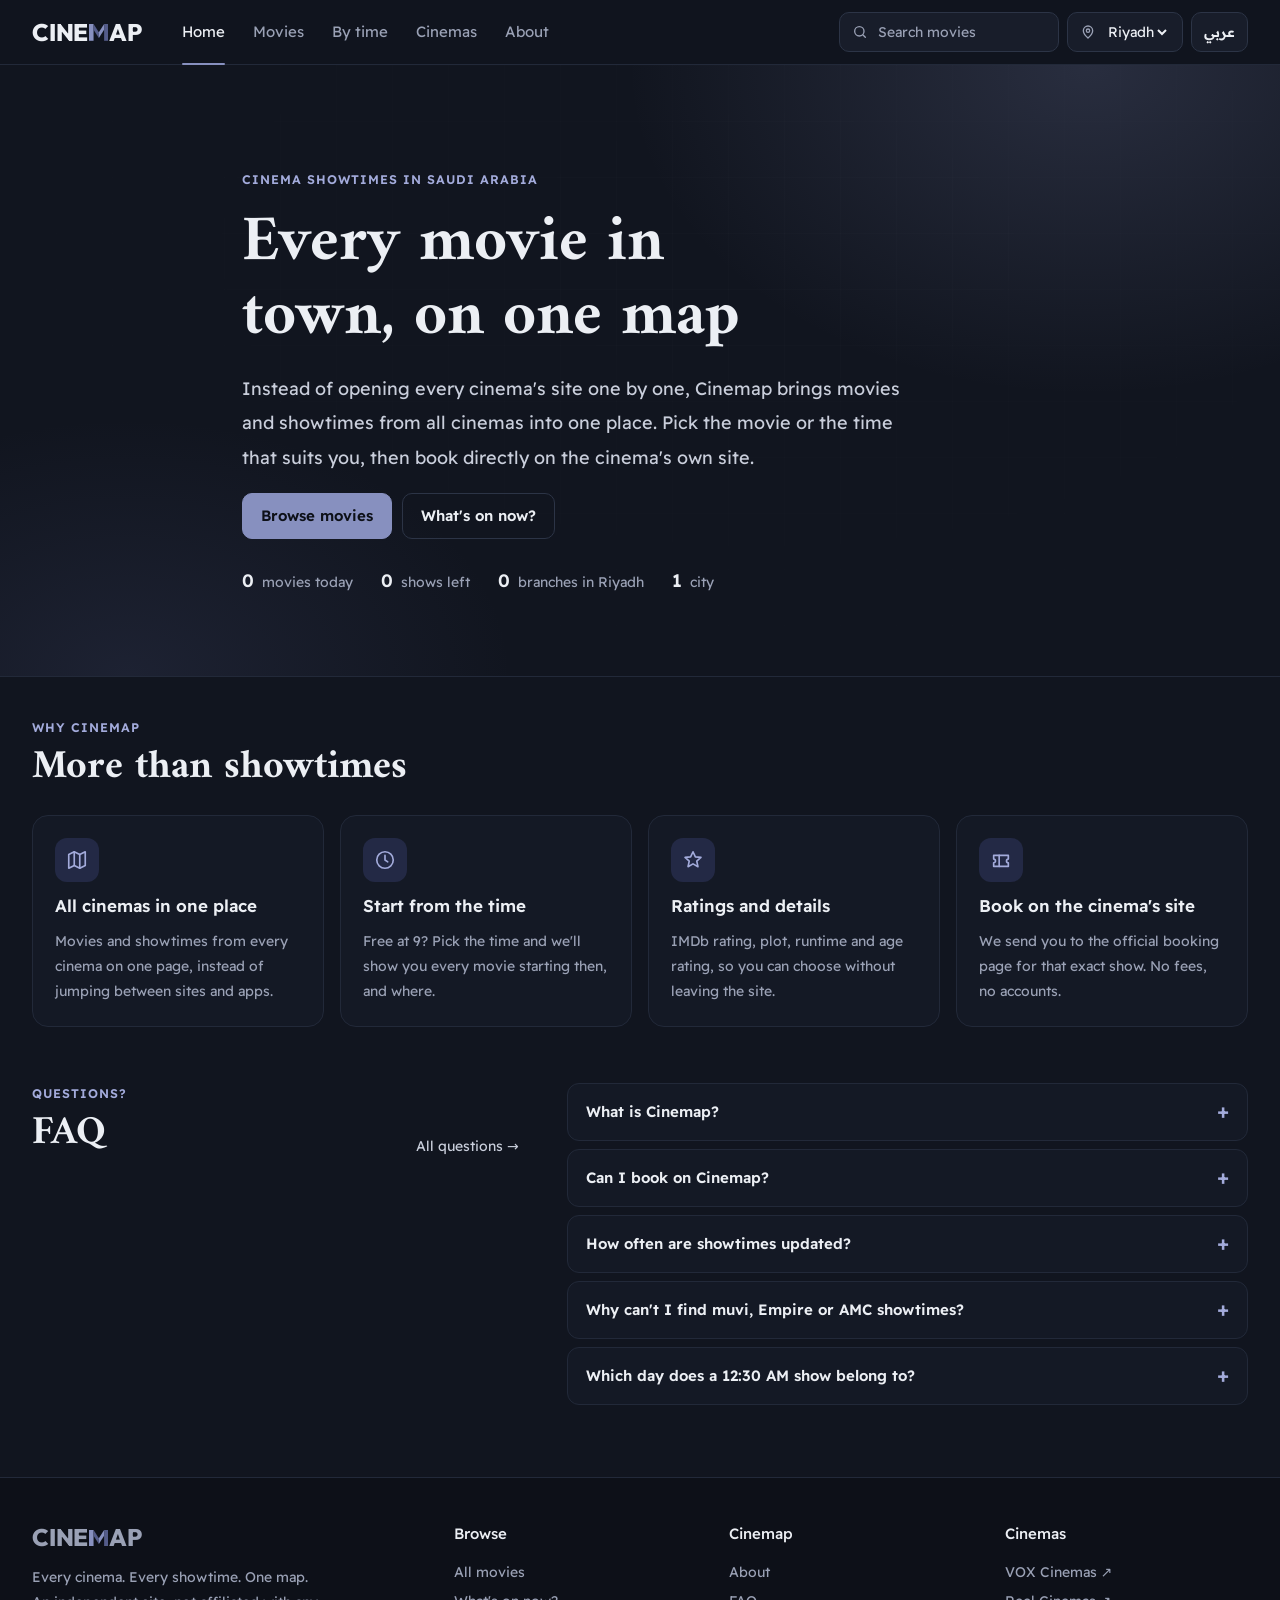
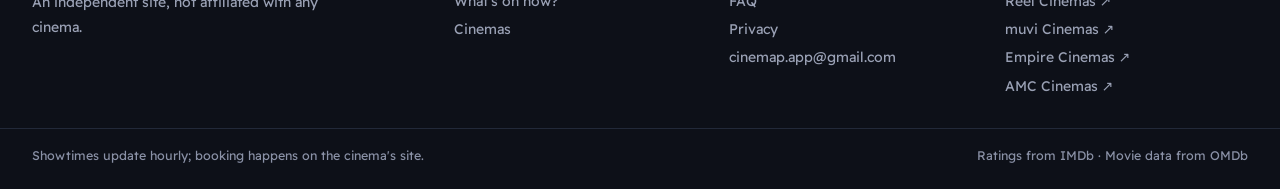
<file: site/index.html>
<!doctype html>
<html lang="ar" dir="rtl">
<head>
<meta charset="utf-8">
<meta name="viewport" content="width=device-width, initial-scale=1, viewport-fit=cover">
<title>Cinemap | مواعيد السينما في السعودية</title>
<meta name="description" content="كل أفلام السينما في السعودية ومواعيدها في مكان واحد. اختر الوقت اللي يناسبك واحجز من موقع الدار نفسها.">
<meta name="theme-color" content="#11151F">
<meta property="og:title" content="Cinemap · سينما ماب">
<meta property="og:description" content="كل الدور. كل المواعيد. خريطة وحدة.">
<link rel="icon" href="assets/favicon.svg" type="image/svg+xml">
<link rel="preconnect" href="https://fonts.googleapis.com">
<link rel="preconnect" href="https://fonts.gstatic.com" crossorigin>
<link rel="stylesheet" href="https://fonts.googleapis.com/css2?family=Amiri:wght@400;700&family=Outfit:wght@800&family=Readex+Pro:wght@400;500;600&family=Noto+Sans+Arabic:wght@400;500;600&display=swap">
<link rel="stylesheet" href="assets/style.css">
<script>try{var q=new URLSearchParams(location.search).get("lang"),s=localStorage.getItem("lang"),l=q||s||(/^ar/i.test(navigator.language||"ar")?"ar":"en");if(l==="en"){document.documentElement.lang="en";document.documentElement.dir="ltr"}}catch(e){}</script>
<!-- الإحصائيات: ضع سكربت Google Analytics أو Umami هنا (انظر README) -->
</head>
<body>
<a class="skip" href="#view" data-en="Skip to content">انتقل للمحتوى</a>
<header class="top">
  <div class="wrap top-in">
    <a class="logo" href="#/" aria-label="Cinemap، الرئيسية" data-en-aria="Cinemap home" dir="ltr">
      <span>CINE</span><svg viewBox="0 0 82 70" aria-hidden="true"><path d="M0 0H19V70H0Z" fill="#8790BF"/><path d="M19 0L41 34V58L19 24Z" fill="#545C8A"/><path d="M41 34L63 0V24L41 58Z" fill="#8790BF"/><path d="M63 0H82V70H63Z" fill="#545C8A"/></svg><span>AP</span>
    </a>
    <nav class="nav" aria-label="الأقسام" data-en-aria="Sections">
      <a href="#/" data-nav="home" data-en="Home">الرئيسية</a>
      <a href="#/movies" data-nav="movies" data-en="Movies">الأفلام</a>
      <a href="#/times" data-nav="times" data-en="By time">بالوقت</a>
      <a href="#/cinemas" data-nav="cinemas" data-en="Cinemas">السينمات</a>
      <a href="#/about" data-nav="about" data-en="About">عن Cinemap</a>
    </nav>
    <div class="top-tools">
      <form class="search" id="searchForm" role="search">
        <svg width="16" height="16" viewBox="0 0 24 24" fill="none" stroke="currentColor" stroke-width="2" stroke-linecap="round" aria-hidden="true"><circle cx="11" cy="11" r="7"/><path d="M20 20l-3.5-3.5"/></svg>
        <input id="q" type="search" placeholder="ابحث عن فلم" data-en-ph="Search movies" autocomplete="off" aria-label="ابحث عن فلم" data-en-aria="Search movies">
      </form>
      <label class="city" for="city">
        <svg width="16" height="16" viewBox="0 0 24 24" fill="none" stroke="currentColor" stroke-width="2" stroke-linecap="round" aria-hidden="true"><path d="M12 21s-7-6.2-7-11a7 7 0 0 1 14 0c0 4.8-7 11-7 11z"/><circle cx="12" cy="10" r="2.5"/></svg>
        <select id="city" aria-label="المدينة" data-en-aria="City"></select>
      </label>
      <button type="button" class="lang-btn" id="langBtn">EN</button>
    </div>
  </div>
</header>
<div class="sample-banner" id="sampleBanner" hidden data-en="Sample data. Real showtimes appear after the first automatic update.">بيانات تجريبية. المواعيد الحقيقية تظهر بعد أول تحديث تلقائي.</div>

<main id="view" tabindex="-1"><div class="wrap loading" data-en="Loading showtimes…">جاري تحميل المواعيد…</div></main>

<footer class="foot">
  <div class="wrap foot-grid">
    <div class="foot-brand">
      <a class="logo" href="#/" dir="ltr" aria-label="Cinemap"><span>CINE</span><svg viewBox="0 0 82 70" aria-hidden="true"><path d="M0 0H19V70H0Z" fill="#8790BF"/><path d="M19 0L41 34V58L19 24Z" fill="#545C8A"/><path d="M41 34L63 0V24L41 58Z" fill="#8790BF"/><path d="M63 0H82V70H63Z" fill="#545C8A"/></svg><span>AP</span></a>
      <p data-en="Every cinema. Every showtime. One map.<br>An independent site, not affiliated with any cinema.">كل الدور. كل المواعيد. خريطة وحدة.<br>موقع مستقل وما له علاقة بأي دار سينما.</p>
    </div>
    <div>
      <h3 data-en="Browse">تصفح</h3>
      <a href="#/movies" data-en="All movies">كل الأفلام</a><a href="#/times" data-en="What's on now?">وش يعرض الحين؟</a><a href="#/cinemas" data-en="Cinemas">السينمات</a>
    </div>
    <div>
      <h3>Cinemap</h3>
      <a href="#/about" data-en="About">عن الموقع</a><a href="#/about#faq" data-en="FAQ">الأسئلة الشائعة</a><a href="privacy.html" data-en="Privacy">الخصوصية</a><a href="mailto:cinemap.app@gmail.com" dir="ltr" class="foot-mail">cinemap.app@gmail.com</a>
    </div>
    <div>
      <h3 data-en="Cinemas">الدور</h3>
      <div id="footChains"></div>
    </div>
  </div>
  <div class="wrap foot-bottom">
    <span data-en="Showtimes update hourly; booking happens on the cinema's site.">المواعيد تتحدث كل ساعة، والحجز يتم في موقع الدار.</span>
    <span data-en="Ratings from IMDb · Movie data from OMDb">التقييمات من IMDb · بيانات الأفلام من OMDb</span>
  </div>
</footer>

<nav class="tabbar" aria-label="التنقل السريع" data-en-aria="Quick navigation">
  <a href="#/" data-nav="home"><svg viewBox="0 0 24 24" aria-hidden="true"><path d="M3 11l9-7 9 7v9a1 1 0 0 1-1 1h-5v-6H9v6H4a1 1 0 0 1-1-1z"/></svg><span data-en="Home">الرئيسية</span></a>
  <a href="#/movies" data-nav="movies"><svg viewBox="0 0 24 24" aria-hidden="true"><rect x="3" y="4" width="18" height="16" rx="2"/><path d="M7 4v16M17 4v16M3 9h4M3 15h4M17 9h4M17 15h4"/></svg><span data-en="Movies">الأفلام</span></a>
  <a href="#/times" data-nav="times"><svg viewBox="0 0 24 24" aria-hidden="true"><circle cx="12" cy="12" r="9"/><path d="M12 7v5l3 2"/></svg><span data-en="By time">بالوقت</span></a>
  <a href="#/cinemas" data-nav="cinemas"><svg viewBox="0 0 24 24" aria-hidden="true"><path d="M12 21s-7-6.2-7-11a7 7 0 0 1 14 0c0 4.8-7 11-7 11z"/><circle cx="12" cy="10" r="2.5"/></svg><span data-en="Cinemas">السينمات</span></a>
</nav>
<script src="assets/app.js"></script>
</body>
</html>
</file>
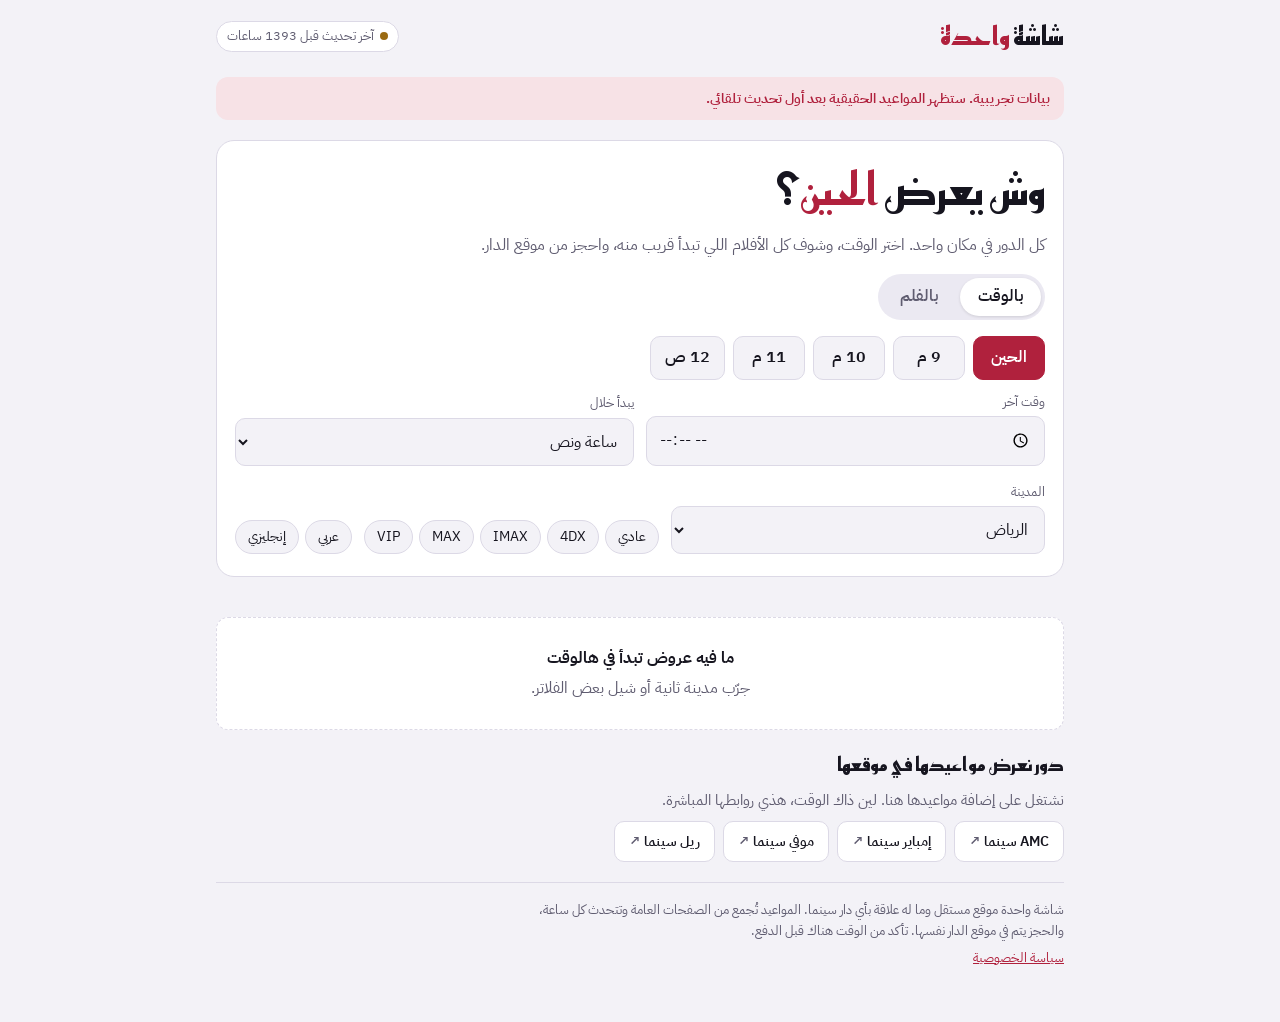
<file: shasha/site/index.html>
<!doctype html>
<html lang="ar" dir="rtl">
<head>
<meta charset="utf-8">
<meta name="viewport" content="width=device-width, initial-scale=1, viewport-fit=cover">
<title>شاشة واحدة | مواعيد السينما في السعودية</title>
<meta name="description" content="كل أفلام السينما في السعودية ومواعيدها في مكان واحد. اختر الوقت اللي يناسبك واحجز من موقع الدار نفسها.">
<meta name="theme-color" content="#14151d">
<meta property="og:title" content="شاشة واحدة">
<meta property="og:description" content="وش يعرض الساعة 9 الليلة؟ كل دور السينما في مكان واحد.">
<link rel="preconnect" href="https://fonts.googleapis.com">
<link rel="preconnect" href="https://fonts.gstatic.com" crossorigin>
<link rel="stylesheet" href="https://fonts.googleapis.com/css2?family=Reem+Kufi:wght@500;700&family=IBM+Plex+Sans+Arabic:wght@400;500;600;700&display=swap">
<link rel="stylesheet" href="assets/style.css">
<!-- الإحصائيات: ضع سكربت Google Analytics أو Umami هنا (انظر README) -->
</head>
<body>
<div class="page">
  <header class="top">
    <a class="brand" href="./">شاشة <span>واحدة</span></a>
    <span class="fresh" id="fresh" role="status">جاري التحميل…</span>
  </header>

  <div class="sample-banner" id="sampleBanner" hidden>بيانات تجريبية. ستظهر المواعيد الحقيقية بعد أول تحديث تلقائي.</div>

  <section class="hero" aria-labelledby="heroQ">
    <h1 id="heroQ">وش يعرض <em id="heroTime">الحين</em>؟</h1>
    <p class="lede">كل الدور في مكان واحد. اختر الوقت، وشوف كل الأفلام اللي تبدأ قريب منه، واحجز من موقع الدار.</p>

    <div class="tabs" role="tablist">
      <button type="button" role="tab" id="tabTime" aria-selected="true" aria-controls="panelTime">بالوقت</button>
      <button type="button" role="tab" id="tabMovie" aria-selected="false" aria-controls="panelMovie">بالفلم</button>
    </div>

    <div class="panel" id="panelTime" role="tabpanel" aria-labelledby="tabTime">
      <div class="times-pick" id="timePick" aria-label="اختر الوقت"></div>
      <div class="row">
        <label class="field" for="customTime">وقت آخر<input type="time" id="customTime" step="900"></label>
        <label class="field" for="windowSel">يبدأ خلال<select id="windowSel">
          <option value="45">45 دقيقة</option><option value="90" selected>ساعة ونص</option><option value="180">3 ساعات</option>
        </select></label>
      </div>
    </div>

    <div class="panel" id="panelMovie" role="tabpanel" aria-labelledby="tabMovie" hidden>
      <label class="field wide" for="q">اسم الفلم<input type="search" id="q" placeholder="اكتب بالعربي أو الإنجليزي" autocomplete="off"></label>
    </div>

    <div class="row filters">
      <label class="field" for="city">المدينة<select id="city"></select></label>
      <div class="chipset" id="formatSet" aria-label="نوع الشاشة"></div>
      <div class="chipset" id="langSet" aria-label="اللغة"></div>
    </div>
  </section>

  <p class="summary" id="summary" aria-live="polite"></p>
  <main id="results" class="results"></main>

  <section class="elsewhere" aria-labelledby="elsewhereH">
    <h2 id="elsewhereH">دور نعرض مواعيدها في موقعها</h2>
    <p>نشتغل على إضافة مواعيدها هنا. لين ذاك الوقت، هذي روابطها المباشرة.</p>
    <div class="link-list" id="linkList"></div>
  </section>

  <section class="alerts" id="alerts" hidden aria-labelledby="alertsH">
    <h2 id="alertsH">نبهني أول ما يفتح الحجز</h2>
    <p>اكتب إيميلك واسم الفلم، ونرسل لك أول ما تنزل مواعيده.</p>
    <form id="alertForm" class="row">
      <label class="field" for="alertEmail">الإيميل<input type="email" id="alertEmail" name="email" required dir="ltr"></label>
      <label class="field" for="alertMovie">الفلم<input type="text" id="alertMovie" name="movie" required></label>
      <label class="consent" for="alertConsent"><input type="checkbox" id="alertConsent" name="consent" required> أوافق على <a href="privacy.html">سياسة الخصوصية</a></label>
      <button type="submit" class="btn">نبهني</button>
    </form>
    <p class="form-msg" id="alertMsg" role="status"></p>
  </section>

  <footer class="foot">
    <p>شاشة واحدة موقع مستقل وما له علاقة بأي دار سينما. المواعيد تُجمع من الصفحات العامة وتتحدث كل ساعة، والحجز يتم في موقع الدار نفسها. تأكد من الوقت هناك قبل الدفع.</p>
    <p><a href="privacy.html">سياسة الخصوصية</a></p>
  </footer>
</div>
<script src="assets/app.js"></script>
</body>
</html>
</file>
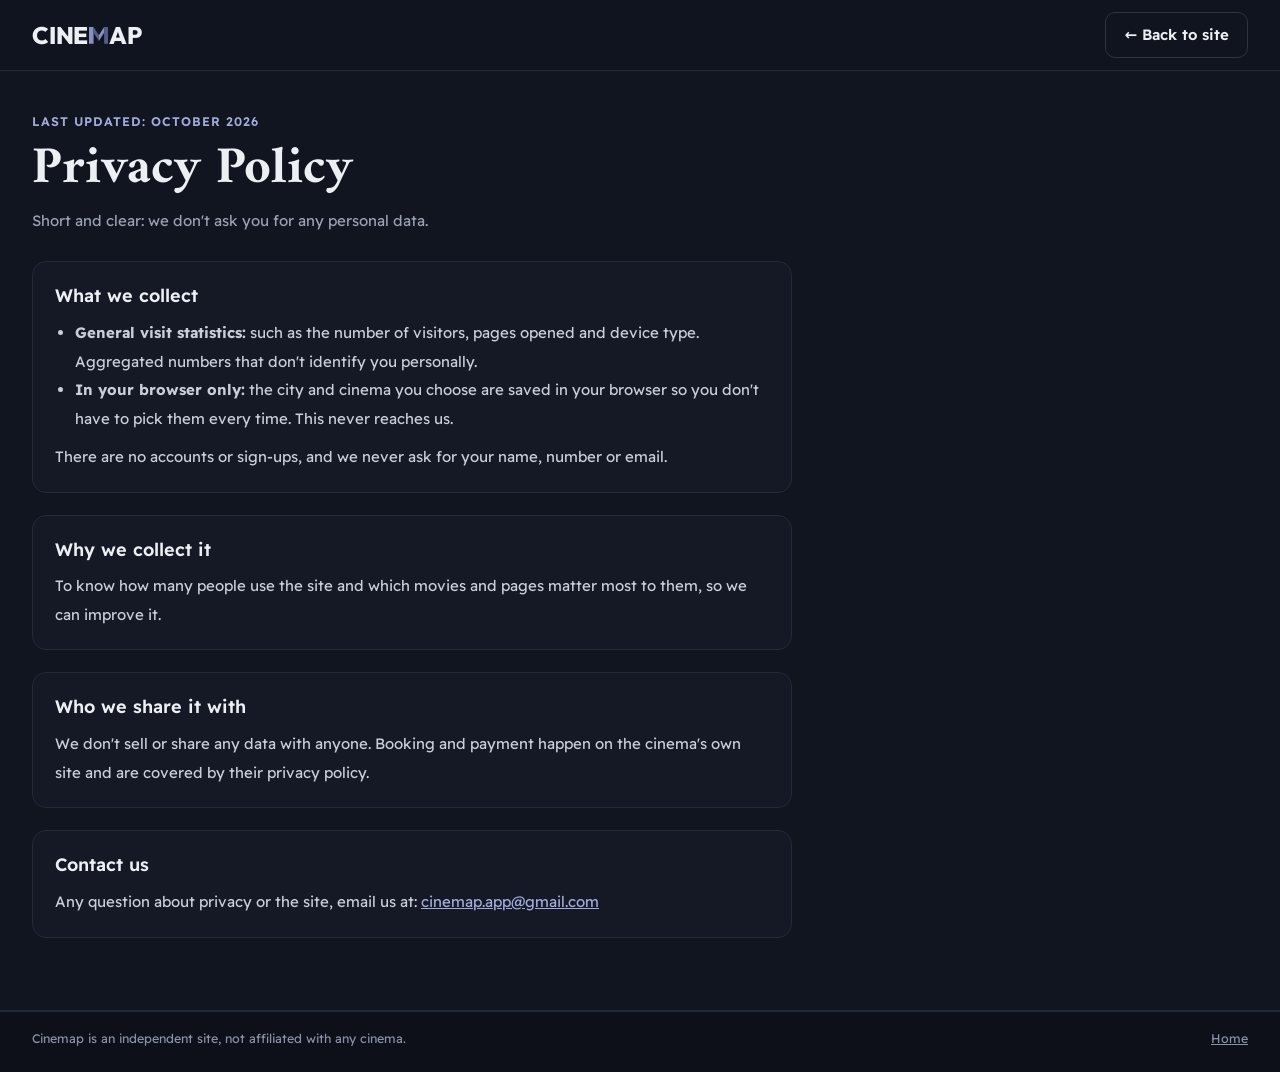
<file: site/privacy.html>
<!doctype html>
<html lang="ar" dir="rtl">
<head>
<meta charset="utf-8">
<meta name="viewport" content="width=device-width, initial-scale=1, viewport-fit=cover">
<title>سياسة الخصوصية | Cinemap</title>
<meta name="theme-color" content="#11151F">
<link rel="icon" href="assets/favicon.svg" type="image/svg+xml">
<link rel="preconnect" href="https://fonts.googleapis.com">
<link rel="preconnect" href="https://fonts.gstatic.com" crossorigin>
<link rel="stylesheet" href="https://fonts.googleapis.com/css2?family=Amiri:wght@700&family=Outfit:wght@800&family=Readex+Pro:wght@400;500;600&family=Noto+Sans+Arabic:wght@400;500;600&display=swap">
<link rel="stylesheet" href="assets/style.css">
<script>try{var q=new URLSearchParams(location.search).get("lang"),s=localStorage.getItem("lang"),l=q||s||(/^ar/i.test(navigator.language||"ar")?"ar":"en");if(l==="en"){document.documentElement.lang="en";document.documentElement.dir="ltr";document.title="Privacy Policy | Cinemap"}}catch(e){}</script>
</head>
<body>
<header class="top">
  <div class="wrap top-in" style="justify-content:space-between">
    <a class="logo" href="./#/" aria-label="Cinemap، الرئيسية" dir="ltr">
      <span>CINE</span><svg viewBox="0 0 82 70" aria-hidden="true"><path d="M0 0H19V70H0Z" fill="#8790BF"/><path d="M19 0L41 34V58L19 24Z" fill="#545C8A"/><path d="M41 34L63 0V24L41 58Z" fill="#8790BF"/><path d="M63 0H82V70H63Z" fill="#545C8A"/></svg><span>AP</span>
    </a>
    <a class="btn" href="./#/" data-only="ar">→ رجوع للموقع</a><a class="btn" href="./#/" data-only="en">← Back to site</a>
  </div>
</header>

<main>
  <div class="wrap page tight">
    <div class="lang-block" data-only="ar">
    <div class="page-head">
      <span class="kicker">آخر تحديث: أكتوبر 2026</span>
      <h1>سياسة <em>الخصوصية</em></h1>
      <p>نبيها قصيرة وواضحة: ما نطلب منك أي بيانات شخصية.</p>
    </div>

    <div class="prose">
      <section>
        <h2>وش نجمع</h2>
        <ul>
          <li><b>إحصائيات عامة عن الزيارات:</b> مثل عدد الزوار، والصفحات اللي تنفتح، ونوع الجهاز. أرقام مجمّعة ما تعرّف عليك شخصياً.</li>
          <li><b>في متصفحك بس:</b> المدينة والسينما اللي تختارها تنحفظ في متصفحك عشان ما تحتاج تختارها كل مرة. هالمعلومة ما توصلنا.</li>
        </ul>
        <p style="margin-top:10px">ما فيه حسابات ولا تسجيل، وما نطلب اسمك أو رقمك أو إيميلك.</p>
      </section>
      <section>
        <h2>ليش نجمعه</h2>
        <p>عشان نعرف كم شخص يستخدم الموقع، وأي الأفلام والصفحات تهم الناس أكثر، ونحسّن الموقع على هالأساس.</p>
      </section>
      <section>
        <h2>مع مين نشاركه</h2>
        <p>ما نبيع أي بيانات ولا نشاركها مع أي جهة. الحجز والدفع يتم في موقع دار السينما، ويخضع لسياسة الخصوصية حقتهم.</p>
      </section>
      <section>
        <h2>تواصل معنا</h2>
        <p>أي سؤال عن الخصوصية أو الموقع، راسلنا على: <a href="mailto:cinemap.app@gmail.com" dir="ltr">cinemap.app@gmail.com</a></p>
      </section>
    </div>
  </div>
    <div class="lang-block" data-only="en">
    <div class="page-head">
      <span class="kicker">Last updated: October 2026</span>
      <h1>Privacy <em>Policy</em></h1>
      <p>Short and clear: we don't ask you for any personal data.</p>
    </div>
    <div class="prose">
      <section>
        <h2>What we collect</h2>
        <ul>
          <li><b>General visit statistics:</b> such as the number of visitors, pages opened and device type. Aggregated numbers that don't identify you personally.</li>
          <li><b>In your browser only:</b> the city and cinema you choose are saved in your browser so you don't have to pick them every time. This never reaches us.</li>
        </ul>
        <p style="margin-top:10px">There are no accounts or sign-ups, and we never ask for your name, number or email.</p>
      </section>
      <section>
        <h2>Why we collect it</h2>
        <p>To know how many people use the site and which movies and pages matter most to them, so we can improve it.</p>
      </section>
      <section>
        <h2>Who we share it with</h2>
        <p>We don't sell or share any data with anyone. Booking and payment happen on the cinema's own site and are covered by their privacy policy.</p>
      </section>
      <section>
        <h2>Contact us</h2>
        <p>Any question about privacy or the site, email us at: <a href="mailto:cinemap.app@gmail.com">cinemap.app@gmail.com</a></p>
      </section>
    </div>
    </div>
  </div>
</main>

<footer class="foot">
  <div class="wrap foot-bottom">
    <span data-only="ar">Cinemap موقع مستقل وما له علاقة بأي دار سينما.</span><span data-only="en">Cinemap is an independent site, not affiliated with any cinema.</span>
    <a href="./#/" style="color:inherit" data-only="ar">الرئيسية</a><a href="./#/" style="color:inherit" data-only="en">Home</a>
  </div>
</footer>
</body>
</html>
</file>
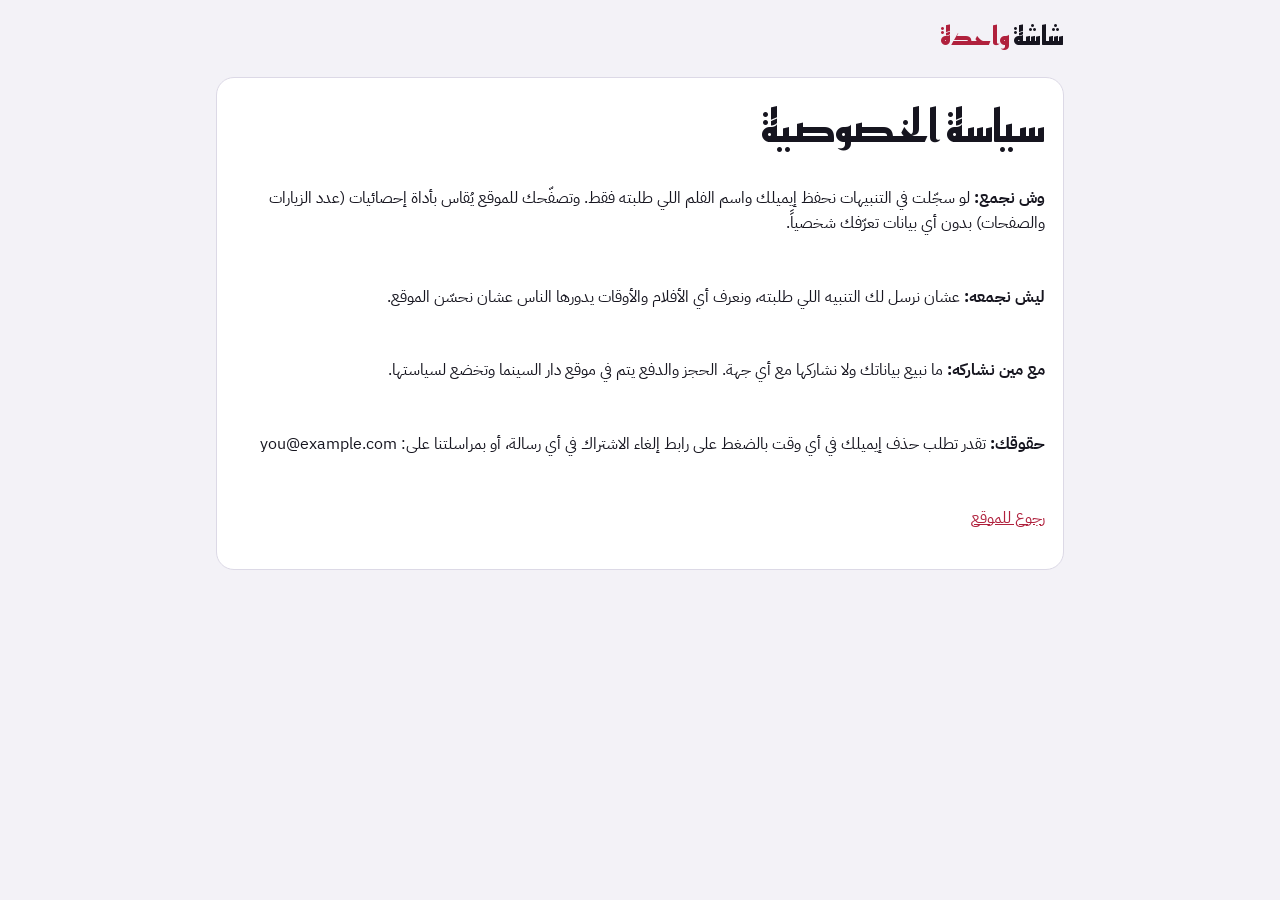
<file: shasha/site/privacy.html>
<!doctype html>
<html lang="ar" dir="rtl">
<head>
<meta charset="utf-8">
<meta name="viewport" content="width=device-width, initial-scale=1">
<title>سياسة الخصوصية | شاشة واحدة</title>
<link rel="stylesheet" href="https://fonts.googleapis.com/css2?family=Reem+Kufi:wght@700&family=IBM+Plex+Sans+Arabic:wght@400;600&display=swap">
<link rel="stylesheet" href="assets/style.css">
</head>
<body>
<div class="page">
  <header class="top"><a class="brand" href="./">شاشة <span>واحدة</span></a></header>
  <main class="hero">
    <h1>سياسة الخصوصية</h1>
    <!-- هذا نموذج مبدئي. راجعه مع متطلبات نظام حماية البيانات الشخصية قبل الإطلاق. -->
    <p><strong>وش نجمع:</strong> لو سجّلت في التنبيهات نحفظ إيميلك واسم الفلم اللي طلبته فقط. وتصفّحك للموقع يُقاس بأداة إحصائيات (عدد الزيارات والصفحات) بدون أي بيانات تعرّفك شخصياً.</p>
    <p><strong>ليش نجمعه:</strong> عشان نرسل لك التنبيه اللي طلبته، ونعرف أي الأفلام والأوقات يدورها الناس عشان نحسّن الموقع.</p>
    <p><strong>مع مين نشاركه:</strong> ما نبيع بياناتك ولا نشاركها مع أي جهة. الحجز والدفع يتم في موقع دار السينما وتخضع لسياستها.</p>
    <p><strong>حقوقك:</strong> تقدر تطلب حذف إيميلك في أي وقت بالضغط على رابط إلغاء الاشتراك في أي رسالة، أو بمراسلتنا على: <span dir="ltr">you@example.com</span></p>
    <p><a href="./">رجوع للموقع</a></p>
  </main>
</div>
</body>
</html>
</file>
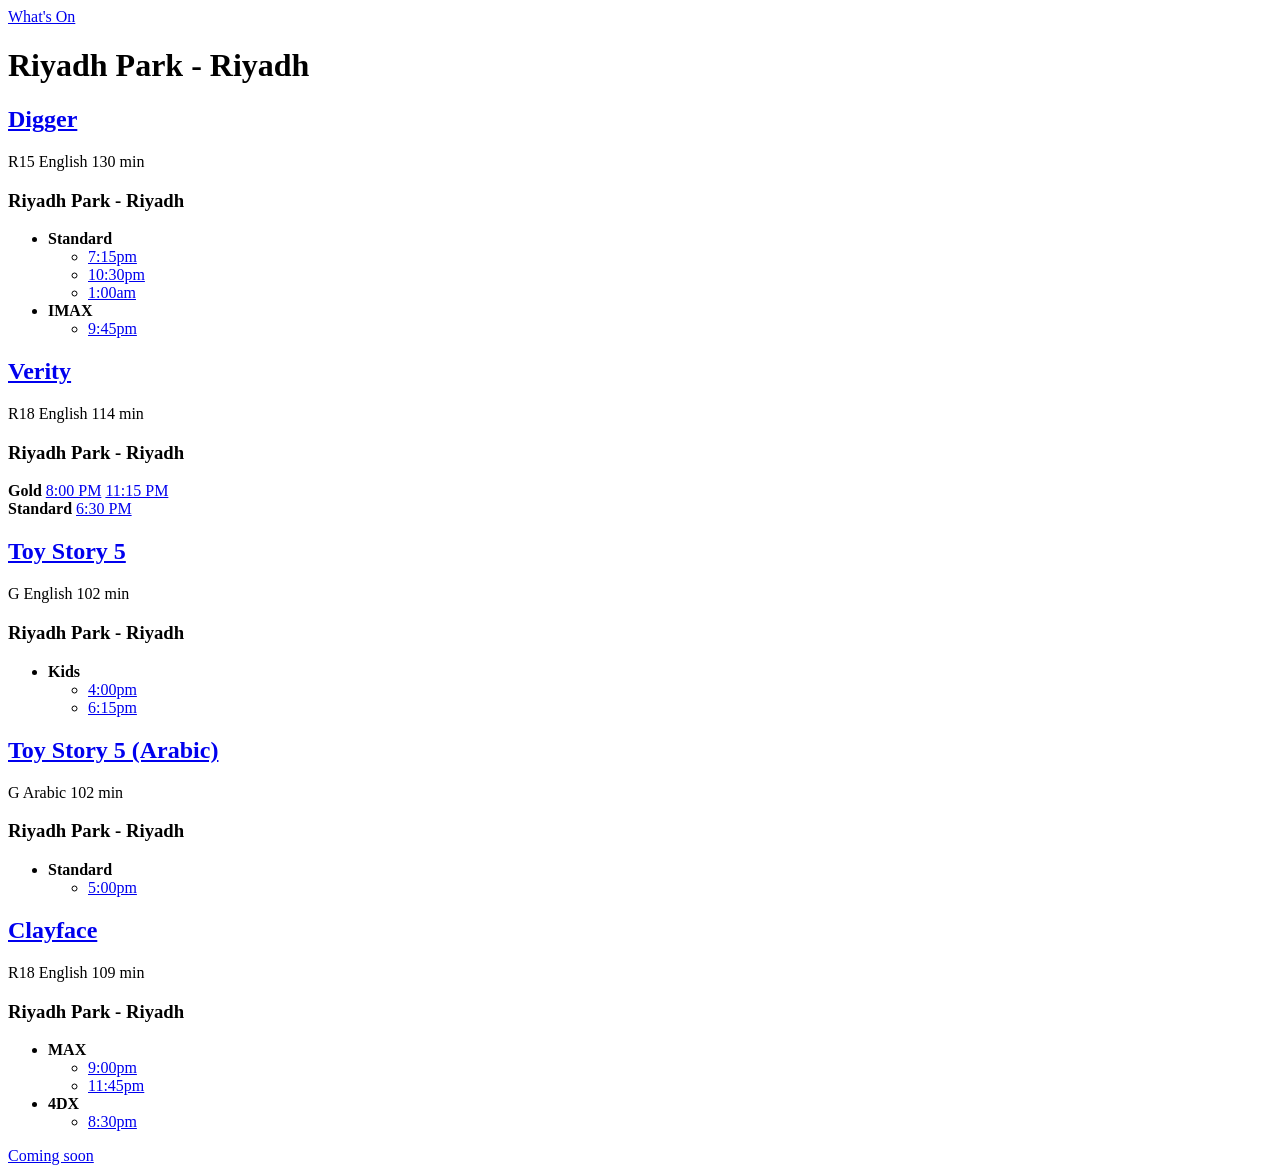
<file: shasha/tests/fixtures/vox_showtimes.html>
<!-- ملف اختبار صناعي يحاكي شكل صفحة /showtimes/<فرع> في ڤوكس.
     مو نسخة من الموقع الحقيقي. أسماء الـ classes هنا مختلفة عمداً عشان نتأكد
     إن المحلّل ما يعتمد عليها. -->
<html><body>
<header><nav><a href="/movies/whatson">What's On</a></nav></header>
<h1>Riyadh Park - Riyadh</h1>
<section class="list">
  <article class="m-card">
    <h2><a href="/movies/digger">Digger</a></h2>
    <p class="info"><span>R15</span> <span>English</span> <span>130 min</span></p>
    <div class="loc"><h3>Riyadh Park - Riyadh</h3>
      <ul>
        <li><strong>Standard</strong>
          <ul><li><a href="/booking/0034-225818">7:15pm</a></li>
              <li><a href="/booking/0034-225819">10:30pm</a></li>
              <li><a href="/booking/0034-225820">1:00am</a></li></ul></li>
        <li><strong>IMAX</strong>
          <ul><li><a href="/booking/0034-225901">9:45pm</a></li></ul></li>
      </ul></div>
  </article>
  <article class="m-card">
    <h2><a href="/movies/verity">Verity</a></h2>
    <p class="info">R18 English 114 min</p>
    <div class="loc"><h3>Riyadh Park - Riyadh</h3>
      <div><b>Gold</b>
        <a href="/booking/0034-224995">8:00 PM</a>
        <a href="/booking/0034-224996">11:15 PM</a></div>
      <div><b>Standard</b>
        <a href="/booking/0034-224997">6:30 PM</a></div></div>
  </article>
  <article class="m-card">
    <h2><a href="/movies/toy-story-5">Toy Story 5</a></h2>
    <p class="info">G English 102 min</p>
    <div class="loc"><h3>Riyadh Park - Riyadh</h3>
      <ul><li><strong>Kids</strong>
        <ul><li><a href="/booking/0034-224667">4:00pm</a></li>
            <li><a href="/booking/0034-224668">6:15pm</a></li></ul></li></ul></div>
  </article>
  <article class="m-card">
    <h2><a href="/movies/toy-story-5-arabic">Toy Story 5 (Arabic)</a></h2>
    <p class="info">G Arabic 102 min</p>
    <div class="loc"><h3>Riyadh Park - Riyadh</h3>
      <ul><li><strong>Standard</strong>
        <ul><li><a href="/booking/0034-224701">5:00pm</a></li></ul></li></ul></div>
  </article>
  <article class="m-card">
    <h2><a href="/movies/clayface">Clayface</a></h2>
    <p class="info">R18 English 109 min</p>
    <div class="loc"><h3>Riyadh Park - Riyadh</h3>
      <ul><li><strong>MAX</strong>
        <ul><li><a href="/booking/0034-224801">9:00pm</a></li>
            <li><a href="/booking/0034-224802">11:45pm</a></li></ul></li>
        <li><strong>4DX</strong>
        <ul><li><a href="/booking/0034-224811">8:30pm</a></li></ul></li></ul></div>
  </article>
</section>
<footer><a href="/movies/comingsoon">Coming soon</a></footer>
</body></html>
</file>
<file: site/assets/style.css>
/* Cinemap · بنفسجي الغسق
   تخطيط: هيدر ثابت + صفحات (رئيسية، أفلام، بالوقت، سينمات، فلم، سينما، عن الموقع).
   أسلوب: عناوين تحريرية بخط Amiri مع كلمة ملوّنة، وشرائط أفقية مثل نتفلكس. */
:root{
  --night:#11151F; --night-2:#0D1018; --surface:#181D2A; --surface-2:#141925; --raise:#1F2533;
  --line:#222939; --line-2:#2C3446;
  --ink:#ECEFF4; --ink-2:#C9CEDB; --muted:#9AA1B5;
  --dusk:#8790BF; --dusk-shade:#545C8A; --dusk-ink:#A3ABDB; --dusk-soft:#232945;
  --imdb:#F5C518; --ok:#7FC4A0; --warn:#D9B45A;
  --f-logo:"Outfit",system-ui,sans-serif;
  --f-display:"Amiri","Readex Pro",serif;
  --f-head:"Readex Pro","Noto Sans Arabic",Tahoma,sans-serif;
  --f-body:"Noto Sans Arabic","Readex Pro",Tahoma,sans-serif;
  --r:12px;
  color-scheme:dark;
}
*{box-sizing:border-box}
html{-webkit-text-size-adjust:100%;scroll-behavior:smooth}
body{margin:0;background:var(--night);color:var(--ink);font-family:var(--f-body);font-size:15px;line-height:1.6;min-height:100vh;display:flex;flex-direction:column}
a{color:var(--dusk-ink)} a:hover{color:#C4CAEC}
button,input,select{font:inherit;color:inherit}
:focus-visible{outline:2px solid var(--dusk);outline-offset:2px;border-radius:8px}
[hidden]{display:none!important}
img{max-width:100%;display:block}
.wrap{width:100%;max-width:1280px;margin:0 auto;padding-inline:clamp(16px,3vw,32px)}
.skip{position:absolute;inset-inline-start:-999px;top:8px;background:var(--dusk);color:var(--night-2);padding:8px 14px;border-radius:8px;z-index:50}
.skip:focus{inset-inline-start:8px}
.loading{padding-block:80px;color:var(--muted);text-align:center}
.visually-hidden{position:absolute!important;width:1px;height:1px;overflow:hidden;clip:rect(0 0 0 0);white-space:nowrap}

/* ---------- الهيدر ---------- */
.top{position:sticky;top:0;z-index:20;background:rgba(17,21,31,.88);backdrop-filter:blur(12px);-webkit-backdrop-filter:blur(12px);border-bottom:1px solid var(--line);padding-top:env(safe-area-inset-top,0px)}
.top-in{display:flex;align-items:center;gap:28px;padding-block:12px}
.logo{display:flex;align-items:baseline;text-decoration:none;color:var(--ink);font-family:var(--f-logo);font-weight:800;font-size:24px;line-height:1;letter-spacing:-.01em;flex:0 0 auto}
.logo:hover{color:var(--ink)}
.logo svg{height:.7em;width:auto;margin:0 .03em}
.nav{display:flex;gap:4px;flex:1 1 auto}
.nav a{color:var(--muted);text-decoration:none;font-size:15px;padding:8px 12px;border-radius:8px;position:relative}
.nav a:hover{color:var(--ink)}
.nav a[aria-current=page]{color:var(--ink)}
.nav a[aria-current=page]::after{content:"";position:absolute;inset-inline:12px;bottom:-13px;height:2px;background:var(--dusk);border-radius:2px}
.top-tools{display:flex;gap:8px;align-items:center}
.search,.city{display:flex;align-items:center;gap:8px;background:var(--surface);border:1px solid var(--line-2);border-radius:10px;padding:0 12px;min-height:40px;color:var(--muted);margin:0}
.search{width:220px}
.lang-btn{min-height:40px;min-width:48px;padding:0 12px;border-radius:10px;border:1px solid var(--line-2);background:var(--surface);color:var(--ink);font-family:var(--f-head);font-weight:600;font-size:14px;cursor:pointer}
.lang-btn:hover{border-color:var(--dusk)}
.lang-btn:focus-visible{outline:2px solid var(--dusk);outline-offset:2px}
.search input{flex:1;min-width:0;background:transparent;border:0;outline:0;color:var(--ink);font-size:14px}
.search input::placeholder{color:var(--muted)}
.city select{background:transparent;border:0;outline:0;color:var(--ink);font-size:14px;cursor:pointer;padding:8px 0}
.city select option{background:var(--surface);color:var(--ink)}
.sample-banner{background:var(--dusk-soft);color:var(--dusk-ink);text-align:center;padding:8px 16px;font-size:13px}
@media (max-width:980px){.nav{display:none}.top-in{justify-content:space-between}}
@media (max-width:560px){.top-in{flex-wrap:wrap;gap:10px}.top-tools{flex:1 1 100%;min-width:0}.search{flex:1 1 0;width:auto;min-width:0}.city{padding:0 8px;min-width:0;flex:0 1 auto}.city select{max-width:110px}.lang-btn{flex:0 0 auto;padding:0 10px}}

main{flex:1;display:flex;flex-direction:column;outline:0}
.page{display:flex;flex-direction:column;gap:56px;padding-block:40px 72px}
.page.tight{gap:28px}

/* ---------- عناوين الأقسام (أسلوب تحريري) ---------- */
.sec-head{display:flex;align-items:flex-end;justify-content:space-between;gap:16px;flex-wrap:wrap}
.sec-head .ttl{display:flex;flex-direction:column;gap:6px}
.kicker{font-size:12.5px;letter-spacing:.08em;color:var(--dusk-ink);font-weight:600}
.sec-head h2,.page-head h1{margin:0;font-family:var(--f-display);font-weight:700;font-size:clamp(28px,3.6vw,40px);line-height:1.2;text-wrap:balance}
.sec-head h2 em,.page-head h1 em,.bb-txt h2 em{font-style:normal;color:inherit}
.sec-head .more{font-size:14px;text-decoration:none;color:var(--ink-2);display:inline-flex;gap:6px;align-items:center}
.sec-head .more:hover{color:var(--dusk-ink)}
.page-head{display:flex;flex-direction:column;gap:8px}
.page-head h1{font-size:clamp(34px,5vw,52px)}
.page-head p{margin:0;color:var(--muted);max-width:62ch}
.meta-line{color:var(--muted);font-size:14px}
.fresh::before{content:"";display:inline-block;width:7px;height:7px;border-radius:50%;background:var(--muted);margin-inline-end:6px;vertical-align:middle}
.fresh.ok::before{background:var(--ok)} .fresh.stale::before{background:var(--warn)}

/* ---------- البلبورد ---------- */
.billboard{position:relative;overflow:hidden;isolation:isolate;min-height:clamp(340px,46vh,450px);display:flex;align-items:flex-end;border-bottom:1px solid var(--line)}
.bb-bg{position:absolute;inset:0;z-index:-2;background-size:cover;background-position:center 25%}
.bb-bg.soft{filter:blur(30px) saturate(1.15);transform:scale(1.2);opacity:.7}
.billboard::before{content:"";position:absolute;inset:0;z-index:-1;background:
  linear-gradient(0deg,var(--night) 0%,rgba(17,21,31,.85) 24%,rgba(17,21,31,.2) 62%,rgba(17,21,31,.6) 100%),
  linear-gradient(270deg,rgba(17,21,31,.92) 0%,rgba(17,21,31,.5) 45%,rgba(17,21,31,0) 78%)}
.bb-in{display:flex;gap:32px;align-items:flex-end;padding-block:36px 40px;width:100%}
.bb-poster{flex:0 0 164px;border-radius:12px;overflow:hidden;box-shadow:0 24px 50px rgba(0,0,0,.55);display:block}
.bb-poster .badge-imdb,.bb-poster .badge-age{display:none}
.bb-txt{flex:1 1 auto;min-width:0;max-width:640px;display:flex;flex-direction:column;gap:12px}
.bb-txt h2{margin:0;font-family:var(--f-display);font-weight:700;font-size:clamp(30px,4.2vw,48px);line-height:1.1;text-wrap:balance;text-shadow:0 2px 24px rgba(0,0,0,.4)}
.bb-txt p{margin:0;color:#D2D6E2;font-size:15px;line-height:1.8;display:-webkit-box;-webkit-line-clamp:2;-webkit-box-orient:vertical;overflow:hidden}
.bb-next{display:flex;gap:8px;flex-wrap:wrap;align-items:center;font-size:14px;color:var(--ink-2)}
.bb-next .time{min-width:70px;min-height:44px;font-size:15px;background:rgba(24,29,42,.75);backdrop-filter:blur(6px)}
.bb-dots{position:absolute;bottom:20px;left:clamp(16px,3vw,32px);display:flex;gap:6px}
.bb-dots button{width:8px;height:8px;border-radius:4px;border:0;padding:0;background:rgba(236,239,244,.35);cursor:pointer;transition:width .25s,background .25s}
.bb-dots button[aria-current=true]{background:var(--ink);width:22px}
@keyframes rise{from{opacity:.3;transform:translateY(6px)}to{opacity:1;transform:none}}
@media (prefers-reduced-motion:no-preference){.bb-in{animation:rise .5s ease}}
@media (max-width:640px){
  .billboard{min-height:0}
  .bb-in{flex-direction:column;align-items:flex-start;gap:16px;padding-block:28px 44px}
  .bb-poster{flex-basis:auto;width:120px}
  .bb-txt p{-webkit-line-clamp:2;font-size:14px}
  .bb-next .time:nth-of-type(n+4){display:none}
  .bb-txt .actions .btn{flex:1;justify-content:center}
}

/* ---------- الملصقات والبطاقات ---------- */
.poster{position:relative;aspect-ratio:2/3;border-radius:10px;overflow:hidden;background:var(--surface);transition:transform .25s ease,box-shadow .25s ease}
.poster img{width:100%;height:100%;object-fit:cover}
.poster .ph{position:absolute;inset:0;display:flex;flex-direction:column;justify-content:flex-end;gap:4px;padding:16px}
.poster .ph b{font-family:var(--f-head);font-weight:600;font-size:19px;line-height:1.25;color:rgba(255,255,255,.92)}
.poster .ph i{font-style:normal;font-size:11px;letter-spacing:.06em;color:rgba(255,255,255,.6);direction:ltr;text-align:end}
.poster.has-rank .ph{padding-inline-end:64px}
.badge-imdb{position:absolute;top:8px;right:8px;background:var(--imdb);color:#111;font-family:var(--f-head);font-weight:600;font-size:12px;border-radius:6px;padding:1px 7px}
.badge-age{position:absolute;top:8px;left:8px;background:rgba(13,16,24,.78);color:var(--ink);font-size:11px;border-radius:6px;padding:1px 7px;border:1px solid rgba(255,255,255,.16)}
.rank{position:absolute;bottom:4px;left:10px;font-family:var(--f-logo);font-weight:800;font-size:56px;line-height:1;color:var(--night);-webkit-text-stroke:2px var(--ink-2)}
.card{text-decoration:none;color:inherit;display:flex;flex-direction:column;gap:10px}
.card:hover{color:inherit}
.card:hover .poster{transform:translateY(-4px);box-shadow:0 16px 32px rgba(0,0,0,.45);outline:1px solid var(--dusk-shade)}
.card-info{display:flex;flex-direction:column;gap:1px;padding:0 2px}
.card-title{font-weight:600;font-size:15px;line-height:1.4}
.card-sub{color:var(--muted);font-size:12.5px}
.card-next{font-size:13px;margin-top:3px}
.card-next b{color:var(--dusk-ink);font-weight:600}
.card-next span{color:var(--muted)}
.grid{display:grid;grid-template-columns:repeat(auto-fill,minmax(176px,1fr));gap:28px 16px}
@media (max-width:520px){.grid{grid-template-columns:repeat(2,minmax(0,1fr));gap:22px 12px}}

/* يعرض الآن: بطاقات تحريرية بوصف */
.showcase{display:grid;grid-template-columns:repeat(4,minmax(0,1fr));gap:22px}
.sc-card{display:flex;flex-direction:column;gap:12px;text-decoration:none;color:inherit}
.sc-card:hover{color:inherit}
.sc-card:hover .poster{transform:translateY(-4px);box-shadow:0 16px 32px rgba(0,0,0,.45)}
.sc-card .rate{display:flex;gap:10px;align-items:center;font-size:12.5px;color:var(--muted)}
.sc-card .rate b{color:var(--imdb);font-weight:600}
.sc-card h3{margin:0;font-family:var(--f-display);font-weight:700;font-size:24px;line-height:1.25}
.sc-card p{margin:0;color:var(--muted);font-size:13.5px;line-height:1.75;display:-webkit-box;-webkit-line-clamp:3;-webkit-box-orient:vertical;overflow:hidden}
.sc-card .card-next{margin-top:auto}
@media (max-width:980px){.showcase{grid-template-columns:repeat(2,minmax(0,1fr))}}

/* ---------- الشرائط الأفقية ---------- */
.rails{display:flex;flex-direction:column;gap:40px}
.rail{display:flex;flex-direction:column;gap:14px}
.rail-head{display:flex;align-items:center;justify-content:space-between;gap:12px}
.rail-head h3{margin:0;font-family:var(--f-head);font-weight:500;font-size:20px}
.rail-head .sub{color:var(--muted);font-size:13px;font-weight:400;margin-inline-start:8px}
.rail-nav{display:flex;gap:6px}
.rail-nav button{width:36px;height:36px;border-radius:50%;border:1px solid var(--line-2);background:var(--surface);color:var(--ink);cursor:pointer;font-size:18px;line-height:1}
.rail-nav button:hover{border-color:var(--dusk)}
.rail-track{display:grid;grid-auto-flow:column;grid-auto-columns:clamp(140px,15vw,188px);gap:16px;overflow-x:auto;scroll-snap-type:x proximity;scrollbar-width:none;padding:6px 2px 10px;margin-inline:-2px}
.rail-track::-webkit-scrollbar{display:none}
.rail-track .card{scroll-snap-align:start}
@media (max-width:640px){.rail-nav{display:none}.rail-track{grid-auto-columns:42vw}}

/* ---------- الأدوات والفلاتر ---------- */
.toolbar{display:flex;flex-direction:column;gap:12px;padding:14px 16px;background:var(--surface-2);border:1px solid var(--line);border-radius:16px}
.trow{display:flex;align-items:center;gap:10px;flex-wrap:wrap}
.trow.split{justify-content:space-between}
.flabel{width:60px;flex:0 0 auto;font-size:13px;color:var(--muted)}
.chips{display:flex;gap:8px;flex-wrap:wrap}
.chip{cursor:pointer;border-radius:999px;padding:7px 15px;font-size:14px;min-height:38px;background:transparent;color:var(--ink-2);border:1px solid var(--line-2);transition:border-color .15s,background .15s;white-space:nowrap}
.chip:hover{border-color:var(--dusk-shade)}
.chip[aria-pressed=true]{background:var(--dusk);border-color:var(--dusk);color:var(--night-2);font-weight:600}
.pick{display:flex;align-items:center;gap:8px;background:var(--surface);border:1px solid var(--line-2);border-radius:10px;padding:0 12px;min-height:42px;color:var(--muted)}
.pick.on{border-color:var(--dusk)}
.pick select,.pick input{background:transparent;border:0;outline:0;color:var(--ink);font-size:14px;cursor:pointer;padding:8px 0;max-width:62vw}
.pick select option,.pick select optgroup{background:var(--surface);color:var(--ink)}
.filter-btn{display:inline-flex;align-items:center;gap:8px;background:var(--surface);border:1px solid var(--line-2);border-radius:10px;padding:0 14px;min-height:42px;cursor:pointer;font-size:14px}
.filter-btn.on,.filter-btn[aria-expanded=true]{border-color:var(--dusk)}
.filter-btn .count{background:var(--dusk);color:var(--night-2);border-radius:999px;font-size:11px;font-weight:700;min-width:18px;height:18px;display:inline-flex;align-items:center;justify-content:center;padding:0 5px}
.more-filters{display:flex;flex-direction:column;gap:12px;border-top:1px solid var(--line);padding-top:12px}
@media (max-width:640px){
  .trow{flex-wrap:nowrap;align-items:flex-start}
  .trow.split,.trow.wrap{flex-wrap:wrap}
  .trow .chips{flex-wrap:nowrap;overflow-x:auto;padding-bottom:4px;scrollbar-width:none}
  .trow .chips::-webkit-scrollbar{display:none}
  .flabel{width:auto;padding-top:9px}
  .trow.split .pick{flex:1}
}

/* ---------- قائمة الوقت ---------- */
.rows{display:flex;flex-direction:column;gap:10px}
.row{display:grid;grid-template-columns:auto auto 1fr auto;gap:16px;align-items:center;background:var(--surface-2);border:1px solid var(--line);border-radius:14px;padding:10px 14px 10px 10px}
.row .when{font-family:var(--f-head);text-align:center;min-width:64px;padding-inline-end:14px;border-inline-end:1px dashed var(--line-2)}
.row .when b{display:block;font-weight:600;font-size:22px;line-height:1.1}
.row .when small{color:var(--muted);font-size:12px}
.row .thumb{width:46px;aspect-ratio:2/3;border-radius:6px;overflow:hidden;background:var(--surface)}
.row .thumb img{width:100%;height:100%;object-fit:cover}
.row .what{min-width:0;display:flex;flex-direction:column;gap:2px}
.row .what a{color:var(--ink);text-decoration:none;font-weight:600;font-size:16px}
.row .what a:hover{color:var(--dusk-ink)}
.row .where{color:var(--muted);font-size:13px}
.mini-tags{display:flex;gap:6px;flex-wrap:wrap;margin-top:2px}
.mini-tags span{font-size:11.5px;background:var(--raise);color:var(--ink-2);border-radius:5px;padding:0 7px}
.mini-tags .fmt{background:var(--dusk-soft);color:var(--dusk-ink)}
.mini-tags .imdb{background:var(--imdb);color:#111;font-weight:600}
.soon-tag{color:var(--warn);font-size:12px}
@media (max-width:560px){.row{grid-template-columns:auto 1fr;gap:10px 12px}.row .thumb{display:none}.row .btn{grid-column:1/-1;justify-content:center}}

/* ---------- عام ---------- */
.btn{display:inline-flex;align-items:center;gap:8px;text-decoration:none;border-radius:10px;padding:10px 18px;font-size:15px;font-weight:600;min-height:44px;border:1px solid var(--line-2);color:var(--ink);background:transparent;cursor:pointer}
.btn:hover{border-color:var(--dusk-shade);color:var(--ink)}
.btn.primary{background:var(--dusk);border-color:var(--dusk);color:var(--night-2)}
.btn.primary:hover{filter:brightness(1.07);color:var(--night-2)}
.btn.ghost{background:rgba(24,29,42,.6);backdrop-filter:blur(6px)}
.actions{display:flex;gap:10px;flex-wrap:wrap}
.tags{display:flex;gap:8px;flex-wrap:wrap;font-size:13px}
.tag{background:var(--raise);border-radius:6px;padding:2px 9px;color:var(--ink-2)}
.tag.age{background:transparent;border:1px solid var(--line-2);color:var(--ink)}
.imdb-mark{background:var(--imdb);color:#111;font-family:var(--f-head);font-weight:600;font-size:13px;border-radius:5px;padding:1px 7px}
.time{text-decoration:none;display:inline-flex;flex-direction:column;align-items:center;justify-content:center;min-width:80px;min-height:50px;border-radius:10px;border:1px solid var(--line-2);background:var(--surface);color:var(--ink);font-family:var(--f-head);font-weight:500;font-size:16px;line-height:1.2;transition:border-color .15s,background .15s}
.time small{font-family:var(--f-body);font-weight:400;font-size:11px;color:var(--muted);margin-top:2px}
.time:hover{border-color:var(--dusk);background:var(--dusk-soft);color:var(--ink)}
.time.soon{border-color:var(--dusk-shade)}
.times{display:flex;gap:8px;flex-wrap:wrap}
.empty{padding:44px 16px;text-align:center;color:var(--muted);border:1px dashed var(--line-2);border-radius:16px}
.empty strong{display:block;color:var(--ink);margin-bottom:4px}
.back{color:var(--muted);text-decoration:none;font-size:14px;align-self:flex-start}
.back:hover{color:var(--ink)}

/* ---------- ليش Cinemap + الأرقام ---------- */
.why{display:grid;grid-template-columns:1.1fr 1fr;gap:40px;align-items:center}
.why-art{position:relative;aspect-ratio:4/3;border-radius:18px;overflow:hidden;border:1px solid var(--line);background:var(--surface-2)}
.why-art .collage{position:absolute;inset:-10%;display:grid;grid-template-columns:repeat(4,1fr);gap:10px;transform:rotate(-6deg)}
.why-art .collage .poster{border-radius:8px}
.why-art::after{content:"";position:absolute;inset:0;background:linear-gradient(0deg,rgba(17,21,31,.85),rgba(17,21,31,.15))}
.feat{display:flex;flex-direction:column;gap:22px}
.feat-item{display:flex;gap:16px;align-items:flex-start}
.feat-ic{flex:0 0 44px;height:44px;border-radius:12px;background:var(--dusk-soft);display:flex;align-items:center;justify-content:center;color:var(--dusk-ink)}
.feat-ic svg{width:22px;height:22px;fill:none;stroke:currentColor;stroke-width:1.8;stroke-linecap:round;stroke-linejoin:round}
.feat-item h3{margin:0 0 4px;font-family:var(--f-head);font-weight:600;font-size:17px}
.feat-item p{margin:0;color:var(--muted);font-size:14px;line-height:1.75}
.stats{display:grid;grid-template-columns:repeat(4,minmax(0,1fr));border:1px solid var(--line);border-radius:18px;overflow:hidden}
.stat{padding:24px 20px;display:flex;flex-direction:column;gap:4px;border-inline-start:1px solid var(--line)}
.stat:first-child{border-inline-start:0}
.stat b{font-family:var(--f-display);font-weight:700;font-size:40px;line-height:1}
.stat span{color:var(--muted);font-size:13px}
@media (max-width:860px){.why{grid-template-columns:1fr}.stats{grid-template-columns:repeat(2,minmax(0,1fr))}.stat:nth-child(3){border-inline-start:0}.stat:nth-child(n+3){border-top:1px solid var(--line)}}

/* ---------- السينمات ---------- */
.cin-grid{display:grid;grid-template-columns:repeat(auto-fill,minmax(270px,1fr));gap:16px}
.cin-card{display:flex;flex-direction:column;gap:12px;padding:20px;border:1px solid var(--line);border-radius:16px;background:var(--surface-2);text-decoration:none;color:inherit;transition:border-color .15s,transform .2s}
.cin-card:hover{border-color:var(--dusk-shade);transform:translateY(-2px);color:inherit}
.cin-card h3{margin:0;font-family:var(--f-display);font-weight:700;font-size:24px;line-height:1.2}
.cin-card .cnt{color:var(--muted);font-size:13px}
.cin-card .thumbs{display:flex;gap:6px}
.cin-card .thumbs .poster{width:44px;border-radius:5px}
.cin-card .thumbs .poster .ph,.cin-card .thumbs .badge-imdb,.cin-card .thumbs .badge-age{display:none}
.cin-card .go{margin-top:auto;font-size:14px;color:var(--dusk-ink)}
.cin-card.link{border-style:dashed}

/* ---------- صفحة الفلم / السينما ---------- */
.mv-top{display:flex;gap:40px;flex-wrap:wrap;align-items:flex-start}
.mv-poster{flex:0 0 270px;max-width:100%}
.mv-poster .poster{border-radius:14px}
.mv-info{flex:999 1 480px;min-width:0;display:flex;flex-direction:column;gap:18px}
.mv-info h1{margin:0;font-family:var(--f-display);font-weight:700;font-size:clamp(34px,5vw,54px);line-height:1.15;text-wrap:balance}
.mv-en{color:var(--muted);direction:ltr;text-align:end;font-size:15px}
.stat-row{display:flex;gap:12px;flex-wrap:wrap}
.statbox{display:flex;align-items:center;gap:12px;background:var(--surface);border:1px solid var(--line);border-radius:12px;padding:10px 16px}
.statbox .big{font-family:var(--f-head);font-weight:600;font-size:24px;line-height:1.2}
.statbox .big small{font-size:14px;color:var(--muted);font-weight:400}
.statbox .lbl{color:var(--muted);font-size:13px}
.overview{margin:0;max-width:64ch;color:#D2D6E2;font-size:16px;line-height:1.85}
.credits{margin:0;display:grid;grid-template-columns:max-content 1fr;gap:6px 20px;font-size:14px}
.credits dt{color:var(--muted)} .credits dd{margin:0}
.st-list{display:flex;flex-direction:column;border:1px solid var(--line);border-radius:16px;overflow:hidden}
.st-row{display:flex;gap:24px;padding:18px 20px;border-bottom:1px solid var(--line);background:var(--surface-2);flex-wrap:wrap;align-items:flex-start}
.st-row:last-child{border-bottom:0}
.st-cin{flex:0 0 210px;display:flex;gap:12px;align-items:flex-start}
.st-cin .poster{width:52px;flex:0 0 52px;border-radius:6px}
.st-cin .poster .ph,.st-cin .badge-imdb,.st-cin .badge-age{display:none}
.st-cin b{display:block;font-weight:600;font-size:16px}
.st-cin b a{color:var(--ink);text-decoration:none}
.st-cin b a:hover{color:var(--dusk-ink)}
.st-cin span{color:var(--muted);font-size:13px}
.st-groups{flex:999 1 380px;min-width:0;display:flex;flex-direction:column;gap:12px}
.st-group{display:flex;gap:14px;align-items:center;flex-wrap:wrap}
.st-fmt{width:72px;font-size:13px;color:var(--ink-2)}
.st-note{margin:0;color:var(--muted);font-size:13px}
@media (max-width:640px){
  .mv-top{gap:20px}
  .mv-poster{flex-basis:150px}
  .mv-info{flex-basis:100%}
  .st-row{gap:12px;padding:16px}
  .st-cin{flex-basis:100%}
  .st-fmt{width:100%}
}

/* ---------- الأسئلة الشائعة ---------- */
.faq-list{display:flex;flex-direction:column;gap:8px}
.faq details{background:var(--surface-2);border:1px solid var(--line);border-radius:12px;padding:0 18px}
.faq details[open]{border-color:var(--line-2)}
.faq summary{cursor:pointer;list-style:none;display:flex;justify-content:space-between;align-items:center;gap:12px;padding:16px 0;font-weight:600;font-size:15px}
.faq summary::-webkit-details-marker{display:none}
.faq summary::after{content:"+";font-family:var(--f-logo);font-size:22px;color:var(--dusk-ink);line-height:1;transition:transform .2s}
.faq details[open] summary::after{transform:rotate(45deg)}
.faq details p{margin:0 0 16px;color:var(--ink-2);line-height:1.85;max-width:70ch}
.two-col{display:grid;grid-template-columns:1fr 1.4fr;gap:48px;align-items:start}
@media (max-width:860px){.two-col{grid-template-columns:1fr;gap:24px}}
.steps{display:grid;grid-template-columns:repeat(3,minmax(0,1fr));gap:16px}
.step{border:1px solid var(--line);border-radius:16px;padding:22px;display:flex;flex-direction:column;gap:10px;background:var(--surface-2)}
.step .n{font-family:var(--f-display);font-weight:700;font-size:34px;color:var(--dusk);line-height:1}
.step h3{margin:0;font-family:var(--f-head);font-weight:600;font-size:17px}
.step p{margin:0;color:var(--muted);font-size:14px;line-height:1.75}
@media (max-width:760px){.steps{grid-template-columns:1fr}}
.links-row{display:flex;flex-wrap:wrap;gap:8px}
.links-row a{border:1px solid var(--line-2);border-radius:10px;padding:8px 14px;text-decoration:none;color:var(--ink);font-size:14px}
.links-row a::after{content:" ↗";color:var(--muted)}

/* ---------- صفحة نصية (الخصوصية) ---------- */
.prose{display:flex;flex-direction:column;gap:22px;max-width:760px}
.prose section{border:1px solid var(--line);border-radius:14px;padding:20px 22px;background:var(--surface-2)}
.prose h2{margin:0 0 8px;font-family:var(--f-head);font-weight:600;font-size:18px}
.prose p,.prose li{margin:0;color:var(--ink-2);line-height:1.9}
.prose ul{margin:6px 0 0;padding-inline-start:20px}

/* ---------- الفوتر ---------- */
.foot{border-top:1px solid var(--line);background:var(--night-2);color:var(--muted);font-size:14px}
.foot-grid{display:grid;grid-template-columns:1.6fr 1fr 1fr 1fr;gap:32px;padding-block:44px 28px}
.foot-grid h3{margin:0 0 12px;color:var(--ink);font-family:var(--f-head);font-weight:500;font-size:15px}
.foot-grid a{display:block;color:var(--muted);text-decoration:none;padding:3px 0}
.foot-grid a:hover{color:var(--ink)}
.foot-brand p{margin:12px 0 0;line-height:1.8;max-width:36ch}
.foot-brand .logo{display:inline-flex}
.foot-bottom{display:flex;justify-content:space-between;gap:12px;flex-wrap:wrap;padding-block:16px 24px;border-top:1px solid var(--line);font-size:12.5px;color:#8A91A6}
@media (max-width:760px){.foot-grid{grid-template-columns:1fr 1fr}.foot-brand{grid-column:1/-1}}

/* ---------- شريط التنقل السفلي للجوال ---------- */
.tabbar{display:none}
@media (max-width:980px){
  .tabbar{display:grid;grid-template-columns:repeat(4,1fr);position:fixed;bottom:0;inset-inline:0;z-index:30;background:rgba(13,16,24,.94);backdrop-filter:blur(12px);-webkit-backdrop-filter:blur(12px);border-top:1px solid var(--line);padding-bottom:env(safe-area-inset-bottom,0px)}
  .tabbar a{display:flex;flex-direction:column;align-items:center;gap:3px;padding:8px 0 9px;font-size:11px;color:var(--muted);text-decoration:none}
  .tabbar svg{width:22px;height:22px;fill:none;stroke:currentColor;stroke-width:1.8;stroke-linecap:round;stroke-linejoin:round}
  .tabbar a[aria-current=page]{color:var(--dusk-ink)}
  body{padding-bottom:64px}
}
@media (prefers-reduced-motion:reduce){*{transition:none!important;animation:none!important}html{scroll-behavior:auto}}
.why-art .badge-imdb,.why-art .badge-age,.why-art .ph i{display:none}
.why-art .ph b{font-size:13px}

/* ---------- مقدمة الرئيسية ---------- */
.intro{position:relative;overflow:hidden;border-bottom:1px solid var(--line);background:
  radial-gradient(60% 90% at 85% 0%,rgba(135,144,191,.20),transparent 60%),
  radial-gradient(50% 70% at 10% 100%,rgba(84,92,138,.18),transparent 60%),var(--night)}
.intro::after{content:"";position:absolute;inset:0;pointer-events:none;opacity:.35;background-image:linear-gradient(rgba(255,255,255,.035) 1px,transparent 1px),linear-gradient(90deg,rgba(255,255,255,.035) 1px,transparent 1px);background-size:56px 56px;mask-image:radial-gradient(70% 80% at 60% 30%,#000,transparent)}
.intro-in{position:relative;z-index:1;display:flex;flex-direction:column;gap:18px;padding-block:clamp(56px,9vw,104px) clamp(48px,7vw,80px);max-width:860px}
.intro h1{margin:0;font-family:var(--f-display);font-weight:700;font-size:clamp(36px,5.6vw,64px);line-height:1.15;text-wrap:balance}
.intro p{margin:0;color:var(--ink-2);font-size:clamp(15px,1.6vw,18px);line-height:1.9;max-width:62ch}
.intro-stats{display:flex;flex-wrap:wrap;gap:8px 28px;margin-top:10px;color:var(--muted);font-size:14px}
.intro-stats b{color:var(--ink);font-family:var(--f-head);font-weight:600;font-size:18px;margin-inline-end:4px}
.feat-cards{display:grid;grid-template-columns:repeat(4,minmax(0,1fr));gap:16px}
.feat-card{display:flex;flex-direction:column;gap:10px;padding:22px;border:1px solid var(--line);border-radius:16px;background:var(--surface-2)}
.feat-card h3{margin:0;font-family:var(--f-head);font-weight:600;font-size:17px}
.feat-card p{margin:0;color:var(--muted);font-size:14px;line-height:1.8}
.why-grid{display:flex;flex-direction:column;gap:24px}
@media (max-width:980px){.feat-cards{grid-template-columns:repeat(2,minmax(0,1fr))}}
@media (max-width:560px){.feat-cards{grid-template-columns:1fr}}

/* ---------- صفحة الوقت: اختيار مباشر + فلم واحد لكل بطاقة ---------- */
.time-pick{display:flex;align-items:center;gap:14px;flex-wrap:wrap;padding:18px 20px;border:1px solid var(--line-2);border-radius:16px;background:var(--surface-2)}
.time-pick > label{font-family:var(--f-head);font-weight:500;font-size:17px}
.pick.big{min-height:52px;padding:0 16px;border-color:var(--dusk);background:var(--night)}
.pick.big select{font-family:var(--f-head);font-weight:600;font-size:18px;min-width:150px}
.time-pick .meta-line{flex:1 1 260px}
.tm-list{display:flex;flex-direction:column;gap:14px}
.tm-card{display:flex;gap:20px;padding:16px;border:1px solid var(--line);border-radius:16px;background:var(--surface-2)}
.tm-poster{flex:0 0 112px;display:block}
.tm-poster .badge-imdb,.tm-poster .badge-age,.tm-poster .ph i{display:none}
.tm-poster .ph b{font-size:14px}
.tm-body{flex:1;min-width:0;display:flex;flex-direction:column;gap:14px}
.tm-head{display:flex;flex-direction:column;gap:6px}
.tm-head a{text-decoration:none;color:var(--ink)}
.tm-head h2{margin:0;font-family:var(--f-head);font-weight:600;font-size:20px;line-height:1.3}
.tm-head a:hover h2{color:var(--dusk-ink)}
.tm-cins{display:flex;flex-direction:column;gap:10px}
.tm-cin{display:flex;gap:16px;align-items:center;flex-wrap:wrap;padding-top:10px;border-top:1px dashed var(--line-2)}
.tm-cin-name{flex:0 0 170px;display:flex;flex-direction:column;text-decoration:none;color:var(--ink);font-weight:600;font-size:15px}
.tm-cin-name span{color:var(--muted);font-weight:400;font-size:12.5px}
.tm-cin-name:hover{color:var(--dusk-ink)}
.tm-card .time{min-width:92px}
@media (max-width:560px){
  .tm-card{gap:12px;padding:12px}
  .tm-poster{flex-basis:72px}
  .tm-cin{gap:8px}
  .tm-cin-name{flex-basis:100%}
  .tm-card .time{min-width:82px}
  .time-pick > label{flex-basis:100%}
  .pick.big{flex:1}
}
.feat-card .feat-ic{width:44px;height:44px;flex:0 0 auto}

/* ---------- النسخة الإنجليزية ---------- */
html[lang=en]{--f-head:"Readex Pro",system-ui,sans-serif;--f-body:"Readex Pro",system-ui,sans-serif}
html[lang=en] .kicker{text-transform:uppercase}
html[dir=rtl] .foot-mail{text-align:right}
html[dir=ltr] .foot-mail{text-align:left}
html:not([lang=en]) [data-only=en],html[lang=en] [data-only=ar]{display:none!important}
.lang-block{display:contents}
</file>
<file: shasha/site/assets/style.css>
/* Layout: one column. A big time question up top, then a timeline of shows sorted by start time,
   each row reads like a ticket stub: time | film + cinema | book. */
:root{
  --bg:#f3f2f7; --surface:#ffffff; --sunk:#ebe9f2; --ink:#16151f; --muted:#5f5c70; --line:#dcd9e6;
  --accent:#b0213d; --accent-ink:#ffffff; --accent-soft:#f7e2e6; --gold:#9a6a12;
  --ok:#1f7a4d; --warn:#9a6a12; --bad:#b0213d;
  --f-display:"Reem Kufi","IBM Plex Sans Arabic",Tahoma,sans-serif;
  --f-body:"IBM Plex Sans Arabic",Tahoma,"Segoe UI",sans-serif;
  --r:12px;
  color-scheme:light;
}
@media (prefers-color-scheme:dark){:root{
  --bg:#111118; --surface:#1a1a24; --sunk:#14141c; --ink:#ecebf3; --muted:#9d9ab0; --line:#2c2b3a;
  --accent:#ec5a77; --accent-ink:#16151f; --accent-soft:#3a1d27; --gold:#e0b357;
  --ok:#5fcf95; --warn:#e0b357; --bad:#ec5a77; color-scheme:dark}}

*{box-sizing:border-box}
html{-webkit-text-size-adjust:100%}
body{margin:0;background:var(--bg);color:var(--ink);font-family:var(--f-body);font-size:16px;line-height:1.6}
a{color:var(--accent)}
button,input,select{font:inherit;color:inherit}
:focus-visible{outline:2px solid var(--accent);outline-offset:2px;border-radius:6px}
[hidden]{display:none!important}

.page{max-width:880px;margin:0 auto;padding:max(16px,env(safe-area-inset-top)) 16px 48px;display:flex;flex-direction:column;gap:20px}

.top{display:flex;justify-content:space-between;align-items:center;gap:12px;flex-wrap:wrap}
.brand{font-family:var(--f-display);font-weight:700;font-size:1.6rem;color:var(--ink);text-decoration:none}
.brand span{color:var(--accent)}
.fresh{font-size:.8rem;color:var(--muted);background:var(--surface);border:1px solid var(--line);padding:4px 10px;border-radius:99px;display:inline-flex;align-items:center;gap:6px}
.fresh::before{content:"";width:8px;height:8px;border-radius:50%;background:var(--muted)}
.fresh.ok::before{background:var(--ok)} .fresh.stale::before{background:var(--warn)}
.sample-banner{background:var(--accent-soft);color:var(--accent);border-radius:var(--r);padding:10px 14px;font-weight:600;font-size:.9rem}

.hero{background:var(--surface);border:1px solid var(--line);border-radius:18px;padding:22px 18px;display:flex;flex-direction:column;gap:16px}
.hero h1{font-family:var(--f-display);font-weight:700;font-size:clamp(1.9rem,6vw,2.8rem);line-height:1.2;margin:0;text-wrap:balance}
.hero h1 em{font-style:normal;color:var(--accent);font-variant-numeric:tabular-nums}
.lede{margin:0;color:var(--muted);max-width:60ch}

.tabs{display:inline-flex;background:var(--sunk);border-radius:99px;padding:4px;gap:4px;align-self:flex-start}
.tabs button{border:0;background:transparent;padding:6px 18px;border-radius:99px;cursor:pointer;font-weight:600;color:var(--muted)}
.tabs button[aria-selected=true]{background:var(--surface);color:var(--ink);box-shadow:0 1px 3px rgba(0,0,0,.12)}

.panel{display:flex;flex-direction:column;gap:12px}
.row{display:flex;flex-wrap:wrap;gap:12px;align-items:flex-end}
.field{display:flex;flex-direction:column;gap:4px;font-size:.8rem;color:var(--muted);flex:1 1 150px;min-width:0}
.field.wide{flex-basis:100%}
.field input,.field select{font-size:1rem;padding:10px 12px;border:1px solid var(--line);border-radius:10px;background:var(--bg);color:var(--ink);width:100%}

.times-pick{display:flex;flex-wrap:wrap;gap:8px}
.tp{border:1px solid var(--line);background:var(--bg);border-radius:10px;padding:8px 14px;cursor:pointer;font-weight:600;font-variant-numeric:tabular-nums;min-width:72px}
.tp[aria-pressed=true]{background:var(--accent);border-color:var(--accent);color:var(--accent-ink)}
.chipset{display:flex;flex-wrap:wrap;gap:6px}
.chip{border:1px solid var(--line);background:var(--bg);border-radius:99px;padding:5px 12px;font-size:.85rem;cursor:pointer}
.chip[aria-pressed=true]{background:var(--ink);border-color:var(--ink);color:var(--bg)}

.summary{margin:0;color:var(--muted);font-size:.92rem}
.results{display:flex;flex-direction:column;gap:10px}

/* time-first rows */
.show{display:grid;grid-template-columns:auto 1fr auto;gap:14px;align-items:center;background:var(--surface);border:1px solid var(--line);border-radius:var(--r);padding:12px 14px;position:relative}
.show .when{font-variant-numeric:tabular-nums;text-align:center;min-width:64px;padding-inline-end:14px;border-inline-end:2px dashed var(--line)}
.show .when b{display:block;font-size:1.35rem;font-weight:700;direction:ltr;line-height:1.1}
.show .when small{color:var(--muted);font-size:.72rem}
.show .what{min-width:0;display:flex;flex-direction:column;gap:2px}
.show .what h3{margin:0;font-size:1.02rem;font-weight:700;overflow-wrap:anywhere}
.show .where{color:var(--muted);font-size:.85rem;overflow-wrap:anywhere}
.tags{display:flex;flex-wrap:wrap;gap:4px;margin-top:2px}
.tag{font-size:.72rem;padding:1px 7px;border-radius:5px;background:var(--sunk);color:var(--muted)}
.tag.fmt{background:var(--accent-soft);color:var(--accent);font-weight:600}
.tag.rate{border:1px solid var(--line);background:transparent}
.btn{display:inline-flex;align-items:center;gap:6px;background:var(--accent);color:var(--accent-ink);border:0;border-radius:10px;padding:9px 14px;font-weight:700;text-decoration:none;white-space:nowrap;cursor:pointer}
.btn:hover{filter:brightness(1.07)}
.soon{position:absolute;top:-8px;inset-inline-start:12px;background:var(--gold);color:var(--surface);font-size:.68rem;font-weight:700;padding:1px 8px;border-radius:99px}

/* movie-first cards */
.movie{background:var(--surface);border:1px solid var(--line);border-radius:var(--r);overflow:hidden}
.movie-head{padding:14px;border-bottom:1px solid var(--line);display:flex;flex-direction:column;gap:4px}
.movie-head h3{margin:0;font-family:var(--f-display);font-size:1.25rem;text-wrap:balance}
.cin{padding:12px 14px;border-bottom:1px dashed var(--line);display:flex;flex-direction:column;gap:8px}
.cin:last-child{border-bottom:0}
.cin-name{font-weight:600;font-size:.95rem}
.cin-name small{color:var(--muted);font-weight:400}
.stubs{display:flex;flex-wrap:wrap;gap:8px}
.stub{text-decoration:none;color:var(--ink);border:1px solid var(--line);background:var(--bg);border-radius:8px;padding:6px 12px;font-variant-numeric:tabular-nums;font-weight:600;display:flex;flex-direction:column;align-items:center;min-width:76px}
.stub small{font-weight:400;font-size:.7rem;color:var(--muted)}
.stub:hover{border-color:var(--accent);background:var(--accent-soft)}

.empty{background:var(--surface);border:1px dashed var(--line);border-radius:var(--r);padding:28px 16px;text-align:center;color:var(--muted)}
.empty strong{display:block;color:var(--ink);margin-bottom:4px}

.elsewhere,.alerts{display:flex;flex-direction:column;gap:8px}
.elsewhere h2,.alerts h2{font-family:var(--f-display);font-size:1.2rem;margin:0}
.elsewhere p,.alerts p{margin:0;color:var(--muted);font-size:.92rem}
.link-list{display:flex;flex-wrap:wrap;gap:8px}
.link-list a{border:1px solid var(--line);background:var(--surface);border-radius:10px;padding:8px 14px;text-decoration:none;color:var(--ink);font-weight:600;font-size:.9rem}
.link-list a::after{content:" ↗";color:var(--muted)}
.link-list a:hover{border-color:var(--accent)}
.consent{display:flex;align-items:center;gap:6px;font-size:.85rem;color:var(--muted);flex-basis:100%}
.form-msg{min-height:1.2em}

.foot{border-top:1px solid var(--line);padding-top:16px;color:var(--muted);font-size:.82rem}
.foot p{margin:0 0 6px;max-width:70ch}

@media (max-width:520px){
  .show{grid-template-columns:auto 1fr;}
  .show .btn{grid-column:1/-1;justify-content:center}
}
@media (prefers-reduced-motion:no-preference){
  .show,.stub,.tp,.chip{transition:background .15s,border-color .15s}
}
</file>
